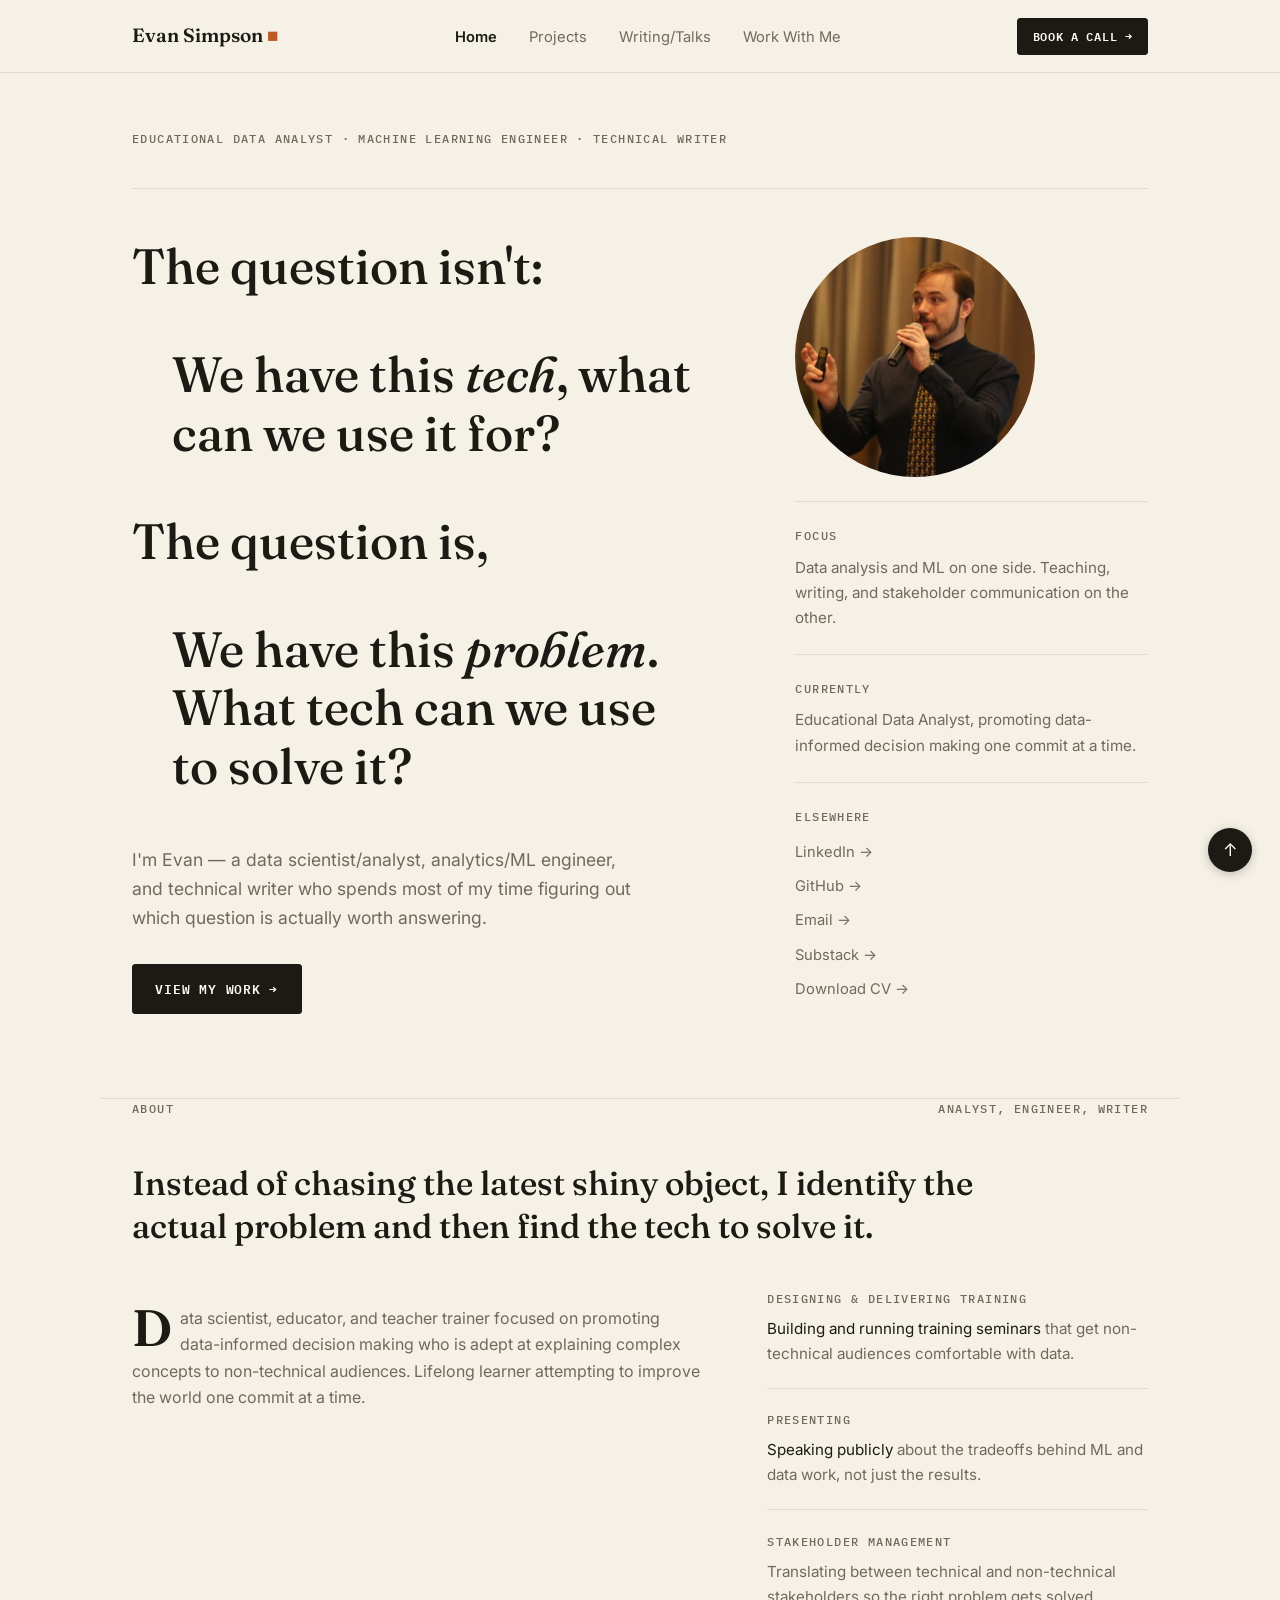
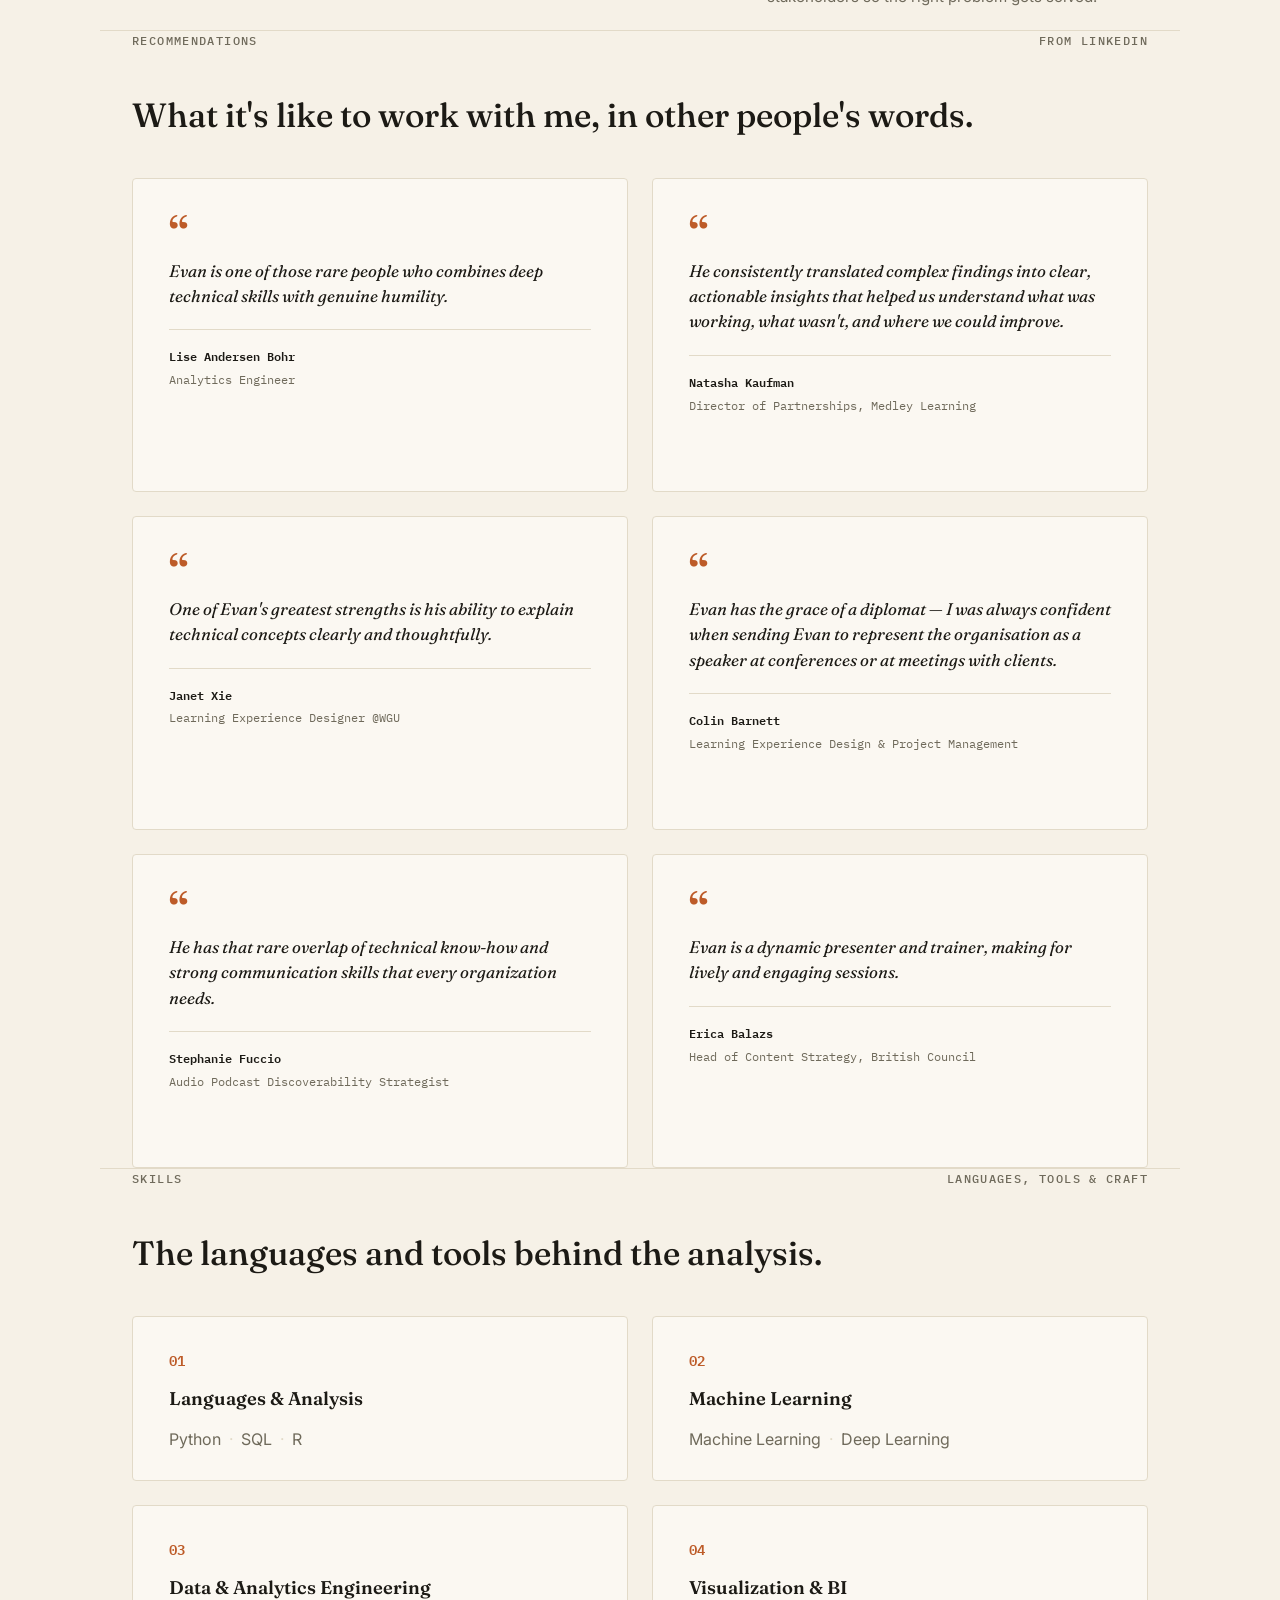
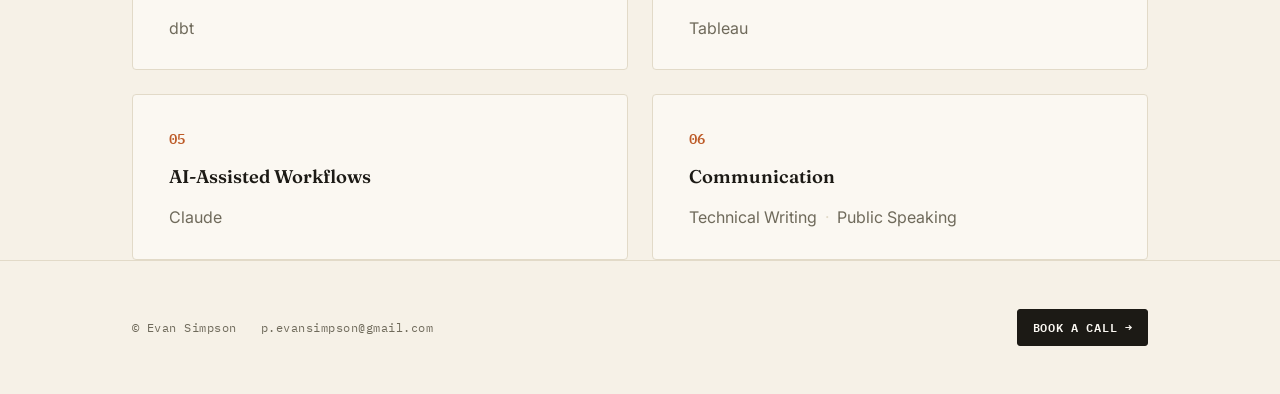
<file: index.html>
<!DOCTYPE html>
<html lang="en">

<head>
    <meta charset="UTF-8">
    <meta name="viewport" content="width=device-width, initial-scale=1.0">
    <meta http-equiv="X-UA-Compatible" content="ie=edge">
    <link rel="stylesheet" href="https://use.fontawesome.com/releases/v5.4.1/css/all.css"
        integrity="sha384-5sAR7xN1Nv6T6+dT2mhtzEpVJvfS3NScPQTrOxhwjIuvcA67KV2R5Jz6kr4abQsz" crossorigin="anonymous">
    <link rel="stylesheet" href="style.css">
    <title>Evan Simpson's Portfolio</title>
    <!-- Google tag (gtag.js) -->
    <script async src="https://www.googletagmanager.com/gtag/js?id=G-YDTLGT5H44"></script>
    <script>
        window.dataLayer = window.dataLayer || [];
        function gtag() { dataLayer.push(arguments); }
        gtag('js', new Date());
        gtag('config', 'G-YDTLGT5H44');
    </script>
</head>

<body>

    <nav class="site-nav" id="top">
        <div class="container">
            <span class="brand">Evan Simpson <span class="dot">&#9632;</span></span>
            <ul>
                <li><a href="index.html#top" class="active" aria-current="page">Home</a></li>
                <li><a href="projects.html">Projects</a></li>
                <li><a href="writing.html">Writing/Talks</a></li>
                <li><a href="work-with-me.html">Work With Me</a></li>
            </ul>
            <div class="nav-actions">
                <a href="https://calendar.app.google/dnzTmX29tyfsdHUd6" class="btn btn-sm nav-cta">Book a call
                    &rarr;</a>
                <details class="nav-toggle">
                    <summary>Menu</summary>
                    <ul>
                        <li><a href="index.html#top" class="active" aria-current="page">Home</a></li>
                        <li><a href="projects.html">Projects</a></li>
                        <li><a href="writing.html">Writing/Talks</a></li>
                        <li><a href="work-with-me.html">Work With Me</a></li>
                    </ul>
                </details>
            </div>
        </div>
    </nav>

    <header class="hero">
        <div class="container">
            <div class="hero-eyebrows">
                <span class="eyebrow">Educational Data Analyst &middot; Machine Learning Engineer &middot; Technical
                    Writer</span>
            </div>
            <div class="hero-grid">
                <div class="hero-main">
                    <h1>The question isn't: <blockquote>We have this <em>tech</em>, what can we use it for?</blockquote>
                        The question
                        is,<blockquote> We have this <em>problem</em>. What tech can we use to solve it?</blockquote>
                    </h1>
                    <p class="lede">I'm Evan — a data scientist/analyst, analytics/ML engineer, and technical writer who
                        spends most of
                        my time figuring out which question is actually worth answering.</p>
                    <a href="projects.html" class="btn">View my work &rarr;</a>
                </div>
                <div class="hero-sidebar">
                    <div class="stat-block hero-photo-row">
                        <img src="images/evan_simpson.png" alt="Evan Simpson presenting at a conference"
                            class="hero-photo">
                    </div>
                    <div class="stat-block">
                        <span class="eyebrow">Focus</span>
                        <p>Data analysis and ML on one side. Teaching, writing, and stakeholder communication on the
                            other.</p>
                    </div>
                    <div class="stat-block">
                        <span class="eyebrow">Currently</span>
                        <p>Educational Data Analyst, promoting data-informed decision making one commit at a time.</p>
                    </div>
                    <div class="stat-block">
                        <span class="eyebrow">Elsewhere</span>
                        <ul class="link-list">
                            <li><a href="https://www.linkedin.com/in/evansimpson1/">LinkedIn &rarr;</a></li>
                            <li><a href="https://github.com/educatorsRlearners">GitHub &rarr;</a></li>
                            <li><a href="mailto:p.evansimpson@gmail.com">Email &rarr;</a></li>
                            <li><a
                                    href="https://notesfromafullstackdatascientist.substack.com/?utm_source=portfolio&utm_medium=referral&utm_campaign=evan_substack&utm_content=website">Substack
                                    &rarr;</a>
                            </li>
                            <li><a
                                    href="https://github.com/educatorsRlearners/portfolio.github.io/blob/master/evan_simpson_cv.pdf">Download
                                    CV &rarr;</a></li>
                        </ul>
                    </div>
                </div>
            </div>
        </div>
    </header>

    <main>

        <section id="about" class="container">
            <div class="section-header">
                <span class="eyebrow">About</span>
                <span class="eyebrow">Analyst, Engineer, Writer</span>
            </div>
            <h2>Instead of chasing the latest shiny object, I identify the actual problem and then find the tech to
                solve it.</h2>
            <div class="about-grid">
                <div class="copy">
                    <p>Data scientist, educator, and teacher trainer focused on promoting data-informed decision
                        making who is adept at explaining complex concepts to non-technical audiences. Lifelong
                        learner attempting to improve the world one commit at a time.</p>
                </div>
                <div class="capabilities">
                    <div class="cap">
                        <span class="eyebrow">Designing &amp; Delivering Training</span>
                        <p><a href="https://www.britishcouncil.cn/en/EAAST/clients">Building and running training
                                seminars</a> that get non-technical audiences comfortable with data.</p>
                    </div>
                    <div class="cap">
                        <span class="eyebrow">Presenting</span>
                        <p><a href="https://youtu.be/BpOrMErz988">Speaking publicly</a> about the tradeoffs behind ML
                            and data work, not just the results.</p>
                    </div>
                    <div class="cap">
                        <span class="eyebrow">Stakeholder Management</span>
                        <p>Translating between technical and non-technical stakeholders so the right problem gets
                            solved.</p>
                    </div>
                </div>
            </div>
        </section>

        <section id="recommendations" class="container">
            <div class="section-header">
                <span class="eyebrow">Recommendations</span>
                <span class="eyebrow">From LinkedIn</span>
            </div>
            <h2>What it's like to work with me, in other people's words.</h2>

            <div class="quote-grid">
                <blockquote class="quote-card">
                    <p>Evan is one of those rare people who combines deep technical skills with genuine
                        humility.</p>
                    <footer><span class="name">Lise Andersen Bohr</span><span class="role">Analytics Engineer</span>
                    </footer>
                </blockquote>
                <blockquote class="quote-card">
                    <p>He consistently translated complex findings into clear, actionable insights that
                        helped us understand what was working, what wasn't, and where we could improve.</p>
                    <footer><span class="name">Natasha Kaufman</span><span class="role">Director of Partnerships,
                            Medley Learning</span></footer>
                </blockquote>
                <blockquote class="quote-card">
                    <p>One of Evan's greatest strengths is his ability to explain technical concepts clearly
                        and thoughtfully.</p>
                    <footer><span class="name">Janet Xie</span><span class="role">Learning Experience Designer @WGU
                        </span></footer>
                </blockquote>
                <blockquote class="quote-card">
                    <p>Evan has the grace of a diplomat &mdash; I was always confident when sending Evan to
                        represent the organisation as a speaker at conferences or at meetings with clients.
                    </p>
                    <footer><span class="name">Colin Barnett</span><span class="role">Learning Experience Design
                            &amp; Project Management</span></footer>
                </blockquote>
                <blockquote class="quote-card">
                    <p>He has that rare overlap of technical know-how and strong communication skills that
                        every organization needs.</p>
                    <footer><span class="name">Stephanie Fuccio</span><span class="role">Audio Podcast
                            Discoverability Strategist</span></footer>
                </blockquote>
                <blockquote class="quote-card">
                    <p>Evan is a dynamic presenter and trainer, making for lively and engaging sessions.</p>
                    <footer><span class="name">Erica Balazs</span><span class="role">Head of Content Strategy,
                            British Council</span></footer>
                </blockquote>
            </div>
        </section>

        <section id="skills" class="container">
            <div class="section-header">
                <span class="eyebrow">Skills</span>
                <span class="eyebrow">Languages, Tools &amp; Craft</span>
            </div>
            <h2>The languages and tools behind the analysis.</h2>

            <div class="skill-grid">
                <div class="skill-card">
                    <span class="skill-card-idx">01</span>
                    <h3>Languages &amp; Analysis</h3>
                    <div class="skills-tags-row">
                        <span>Python</span>
                        <span>SQL</span>
                        <span>R</span>
                    </div>
                </div>
                <div class="skill-card">
                    <span class="skill-card-idx">02</span>
                    <h3>Machine Learning</h3>
                    <div class="skills-tags-row">
                        <span>Machine Learning</span>
                        <span>Deep Learning</span>
                    </div>
                </div>
                <div class="skill-card">
                    <span class="skill-card-idx">03</span>
                    <h3>Data &amp; Analytics Engineering</h3>
                    <div class="skills-tags-row">
                        <span>dbt</span>
                    </div>
                </div>
                <div class="skill-card">
                    <span class="skill-card-idx">04</span>
                    <h3>Visualization &amp; BI</h3>
                    <div class="skills-tags-row">
                        <span>Tableau</span>
                    </div>
                </div>
                <div class="skill-card">
                    <span class="skill-card-idx">05</span>
                    <h3>AI-Assisted Workflows</h3>
                    <div class="skills-tags-row">
                        <span>Claude</span>
                    </div>
                </div>
                <div class="skill-card">
                    <span class="skill-card-idx">06</span>
                    <h3>Communication</h3>
                    <div class="skills-tags-row">
                        <span>Technical Writing</span>
                        <span>Public Speaking</span>
                    </div>
                </div>
            </div>
        </section>

    </main>

    <footer>
        <div class="container">
            <div class="footer-meta">
                <span>&copy; Evan Simpson</span>
                <a href="mailto:p.evansimpson@gmail.com">p.evansimpson@gmail.com</a>
            </div>
            <a href="https://calendar.app.google/dnzTmX29tyfsdHUd6" class="btn btn-sm">Book a call &rarr;</a>
        </div>
    </footer>

    <a href="#top" class="back-to-top" aria-label="Back to top">&uarr;</a>

</body>

</html>
</file>
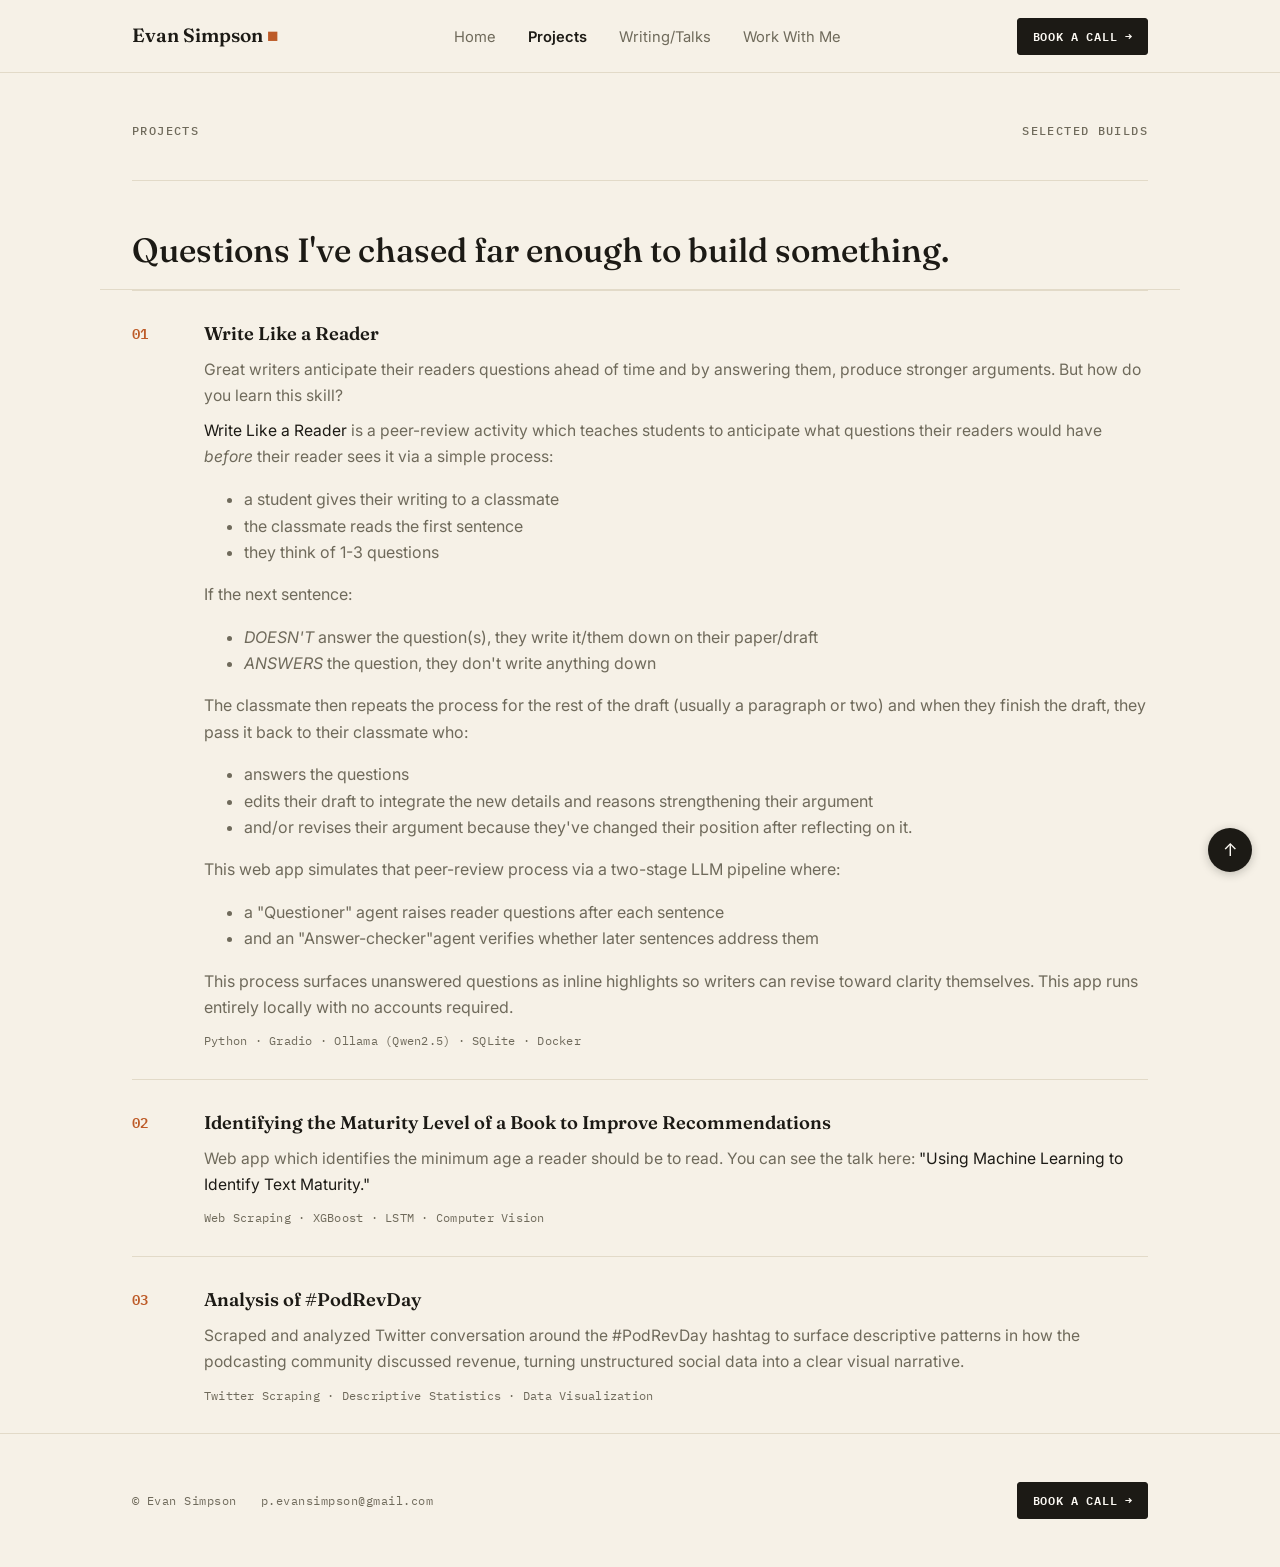
<file: projects.html>
<!DOCTYPE html>
<html lang="en">

<head>
    <meta charset="UTF-8">
    <meta name="viewport" content="width=device-width, initial-scale=1.0">
    <meta http-equiv="X-UA-Compatible" content="ie=edge">
    <link rel="stylesheet" href="https://use.fontawesome.com/releases/v5.4.1/css/all.css"
        integrity="sha384-5sAR7xN1Nv6T6+dT2mhtzEpVJvfS3NScPQTrOxhwjIuvcA67KV2R5Jz6kr4abQsz" crossorigin="anonymous">
    <link rel="stylesheet" href="style.css">
    <title>Projects &middot; Evan Simpson</title>
    <!-- Google tag (gtag.js) -->
    <script async src="https://www.googletagmanager.com/gtag/js?id=G-YDTLGT5H44"></script>
    <script>
        window.dataLayer = window.dataLayer || [];
        function gtag() { dataLayer.push(arguments); }
        gtag('js', new Date());
        gtag('config', 'G-YDTLGT5H44');
    </script>
</head>

<body>

    <nav class="site-nav" id="top">
        <div class="container">
            <span class="brand">Evan Simpson <span class="dot">&#9632;</span></span>
            <ul>
                <li><a href="index.html#top">Home</a></li>
                <li><a href="projects.html" class="active" aria-current="page">Projects</a></li>
                <li><a href="writing.html">Writing/Talks</a></li>
                <li><a href="work-with-me.html">Work With Me</a></li>
            </ul>
            <div class="nav-actions">
                <a href="https://calendar.app.google/dnzTmX29tyfsdHUd6" class="btn btn-sm nav-cta">Book a call &rarr;</a>
                <details class="nav-toggle">
                    <summary>Menu</summary>
                    <ul>
                        <li><a href="index.html#top">Home</a></li>
                        <li><a href="projects.html" class="active" aria-current="page">Projects</a></li>
                        <li><a href="writing.html">Writing/Talks</a></li>
                        <li><a href="work-with-me.html">Work With Me</a></li>
                    </ul>
                </details>
            </div>
        </div>
    </nav>

    <header class="page-title">
        <div class="container">
            <div class="hero-eyebrows">
                <span class="eyebrow">Projects</span>
                <span class="eyebrow">Selected Builds</span>
            </div>
            <h1>Questions I've chased far enough to build something.</h1>
        </div>
    </header>

    <main>

        <section id="projects" class="container">
            <div class="index-row">
                <span class="idx">01</span>
                <div>
                    <h3><a href="https://github.com/educatorsRlearners/write-like-a-reader">Write Like a
                            Reader</a></h3>
                    <p> Great writers anticipate their readers questions ahead of time and by answering them,
                        produce stronger arguments. But how do you learn this skill?</p>
                    <p><a
                            href="https:://teachinglearninglearningteaching.wordpress.com/2015/01/26/learning-to-write-like-a-reader-teaching-students-how-to-edit-and-do-peer-review/">
                            Write Like a Reader</a>
                        is a peer-review activity which teaches students to anticipate what questions their readers
                        would have <i>before</i> their reader sees it via a simple process:
                    <ul>
                        <li>a student gives their writing to a classmate</li>
                        <li>the classmate reads the first sentence</li>
                        <li> they think of 1-3 questions</li>
                    </ul>
                    If the next sentence:
                    <ul>
                        <li><em>DOESN'T</em> answer the question(s), they write it/them down on their paper/draft</li>
                        <li><em>ANSWERS</em> the question, they don't write anything down</li>
                    </ul>
                    The classmate then repeats the process for the rest of the draft (usually a paragraph or two) and
                    when they finish the draft, they pass it back to their classmate who:

                    <ul>
                        <li>answers the questions</li>
                        <li>edits their draft to integrate the new details and reasons strengthening their argument</li>
                        <li> and/or revises their argument because they've changed their position after reflecting on
                            it.</li>
                    </ul>


                    This web app simulates that peer-review process via a two-stage LLM pipeline where:
                    <ul>
                        <li>a "Questioner" agent raises reader questions after each sentence</li>
                        <li>and an "Answer-checker"agent verifies whether later sentences address them</li>
                    </ul>

                    This process surfaces unanswered questions as inline highlights so writers can
                    revise toward clarity themselves. This app runs entirely locally with no accounts required.
                    </p>
                    <div class="tag-line">Python &middot; Gradio &middot; Ollama (Qwen2.5) &middot; SQLite &middot;
                        Docker</div>
                </div>
            </div>
            <div class="index-row">
                <span class="idx">02</span>
                <div>
                    <h3><a href="https://github.com/educatorsRlearners/book-maturity">Identifying the Maturity Level
                            of a Book to Improve Recommendations</a></h3>
                    <p>Web app which identifies the minimum age a reader should be to read. You can see the talk here:
                        <a href="https://youtu.be/BpOrMErz988">"Using Machine Learning to Identify Text Maturity."</a>
                    </p>
                    <div class="tag-line">Web Scraping &middot; XGBoost &middot; LSTM &middot; Computer Vision</div>
                </div>
            </div>
            <div class="index-row">
                <span class="idx">03</span>
                <div>
                    <h3><a href="https://github.com/educatorsRlearners/podrevday/blob/master/README.md">Analysis of
                            #PodRevDay</a></h3>
                    <p>Scraped and analyzed Twitter conversation around the #PodRevDay hashtag to surface
                        descriptive patterns in how the podcasting community discussed revenue, turning unstructured
                        social data into a clear visual narrative.</p>
                    <div class="tag-line">Twitter Scraping &middot; Descriptive Statistics &middot; Data
                        Visualization</div>
                </div>
            </div>
        </section>

    </main>

    <footer>
        <div class="container">
            <div class="footer-meta">
                <span>&copy; Evan Simpson</span>
                <a href="mailto:p.evansimpson@gmail.com">p.evansimpson@gmail.com</a>
            </div>
            <a href="https://calendar.app.google/dnzTmX29tyfsdHUd6" class="btn btn-sm">Book a call &rarr;</a>
        </div>
    </footer>

    <a href="#top" class="back-to-top" aria-label="Back to top">&uarr;</a>

</body>

</html>
</file>
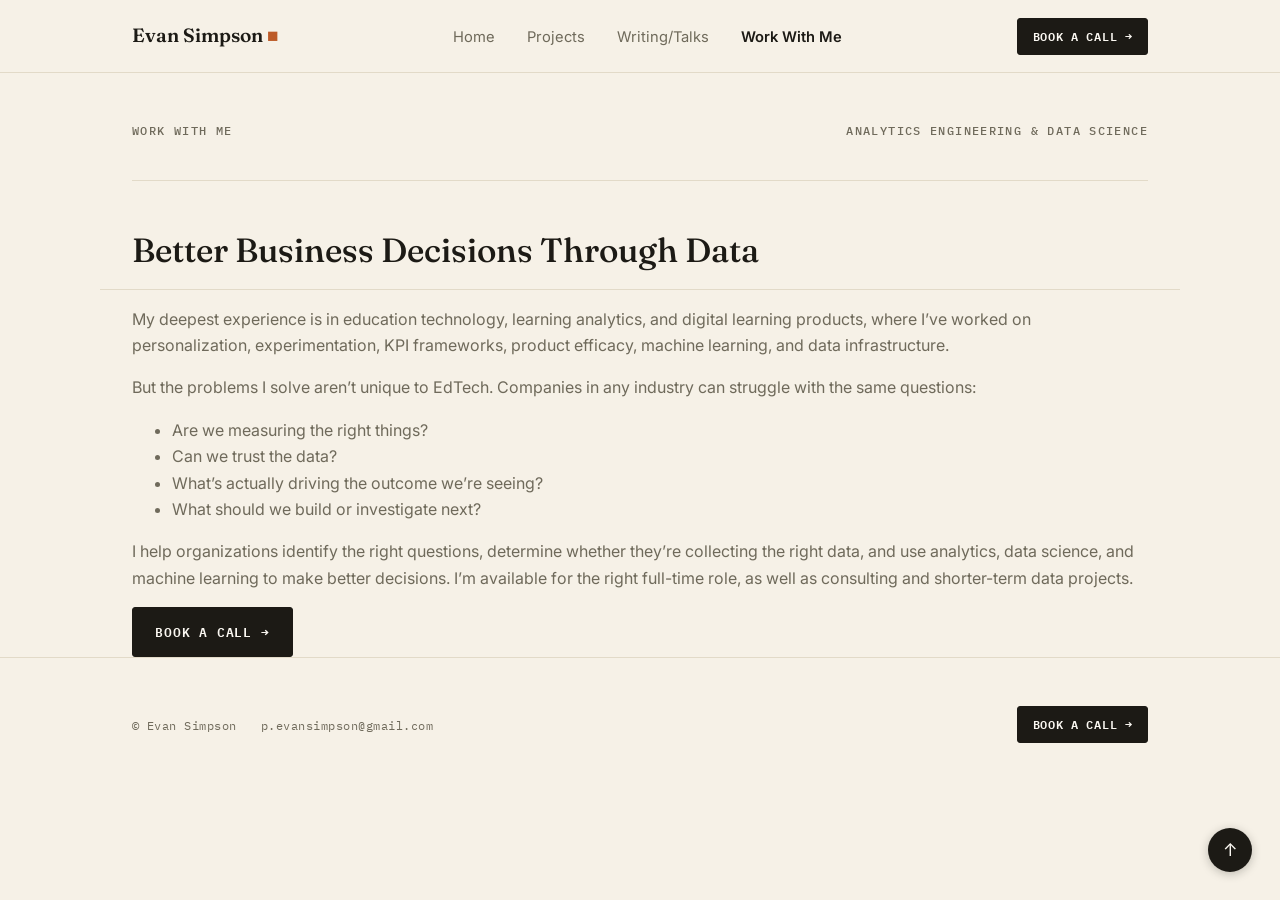
<file: work-with-me.html>
<!DOCTYPE html>
<html lang="en">

<head>
    <meta charset="UTF-8">
    <meta name="viewport" content="width=device-width, initial-scale=1.0">
    <meta http-equiv="X-UA-Compatible" content="ie=edge">
    <link rel="stylesheet" href="https://use.fontawesome.com/releases/v5.4.1/css/all.css"
        integrity="sha384-5sAR7xN1Nv6T6+dT2mhtzEpVJvfS3NScPQTrOxhwjIuvcA67KV2R5Jz6kr4abQsz" crossorigin="anonymous">
    <link rel="stylesheet" href="style.css">
    <title>Work With Me &middot; Evan Simpson</title>
    <!-- Google tag (gtag.js) -->
    <script async src="https://www.googletagmanager.com/gtag/js?id=G-YDTLGT5H44"></script>
    <script>
        window.dataLayer = window.dataLayer || [];
        function gtag() { dataLayer.push(arguments); }
        gtag('js', new Date());
        gtag('config', 'G-YDTLGT5H44');
    </script>
</head>

<body>

    <nav class="site-nav" id="top">
        <div class="container">
            <span class="brand">Evan Simpson <span class="dot">&#9632;</span></span>
            <ul>
                <li><a href="index.html#top">Home</a></li>
                <li><a href="projects.html">Projects</a></li>
                <li><a href="writing.html">Writing/Talks</a></li>
                <li><a href="work-with-me.html" class="active" aria-current="page">Work With Me</a></li>
            </ul>
            <div class="nav-actions">
                <a href="https://calendar.app.google/dnzTmX29tyfsdHUd6" class="btn btn-sm nav-cta">Book a call
                    &rarr;</a>
                <details class="nav-toggle">
                    <summary>Menu</summary>
                    <ul>
                        <li><a href="index.html#top">Home</a></li>
                        <li><a href="projects.html">Projects</a></li>
                        <li><a href="writing.html">Writing/Talks</a></li>
                        <li><a href="work-with-me.html" class="active" aria-current="page">Work With Me</a></li>
                    </ul>
                </details>
            </div>
        </div>
    </nav>

    <header class="page-title">
        <div class="container">
            <div class="hero-eyebrows">
                <span class="eyebrow">Work With Me</span>
                <span class="eyebrow">Analytics Engineering &amp; Data Science</span>
            </div>
            <h1>Better Business Decisions Through Data</h1>
        </div>
    </header>

    <main>

        <section id="work-with-me" class="container">
            <p>My deepest experience is in education technology, learning analytics, and digital learning
                products, where I&rsquo;ve worked on personalization, experimentation, KPI frameworks, product
                efficacy, machine learning, and data infrastructure.</p>

            <p>But the problems I solve aren&rsquo;t unique to EdTech. Companies in any industry can struggle
                with the same questions:</p>

            <ul>
                <li>Are we measuring the right things?</li>
                <li>Can we trust the data?</li>
                <li>What&rsquo;s actually driving the outcome we&rsquo;re seeing?</li>
                <li>What should we build or investigate next?</li>
            </ul>

            <p>I help organizations identify the right questions, determine whether they&rsquo;re collecting the
                right data, and use analytics, data science, and machine learning to make better decisions. I&rsquo;m
                available for the right full-time role, as well as consulting and shorter-term data projects.</p>

            <a href="https://calendar.app.google/dnzTmX29tyfsdHUd6" class="btn">Book a call &rarr;</a>
        </section>

    </main>

    <footer>
        <div class="container">
            <div class="footer-meta">
                <span>&copy; Evan Simpson</span>
                <a href="mailto:p.evansimpson@gmail.com">p.evansimpson@gmail.com</a>
            </div>
            <a href="https://calendar.app.google/dnzTmX29tyfsdHUd6" class="btn btn-sm">Book a call &rarr;</a>
        </div>
    </footer>

    <a href="#top" class="back-to-top" aria-label="Back to top">&uarr;</a>

</body>

</html>
</file>
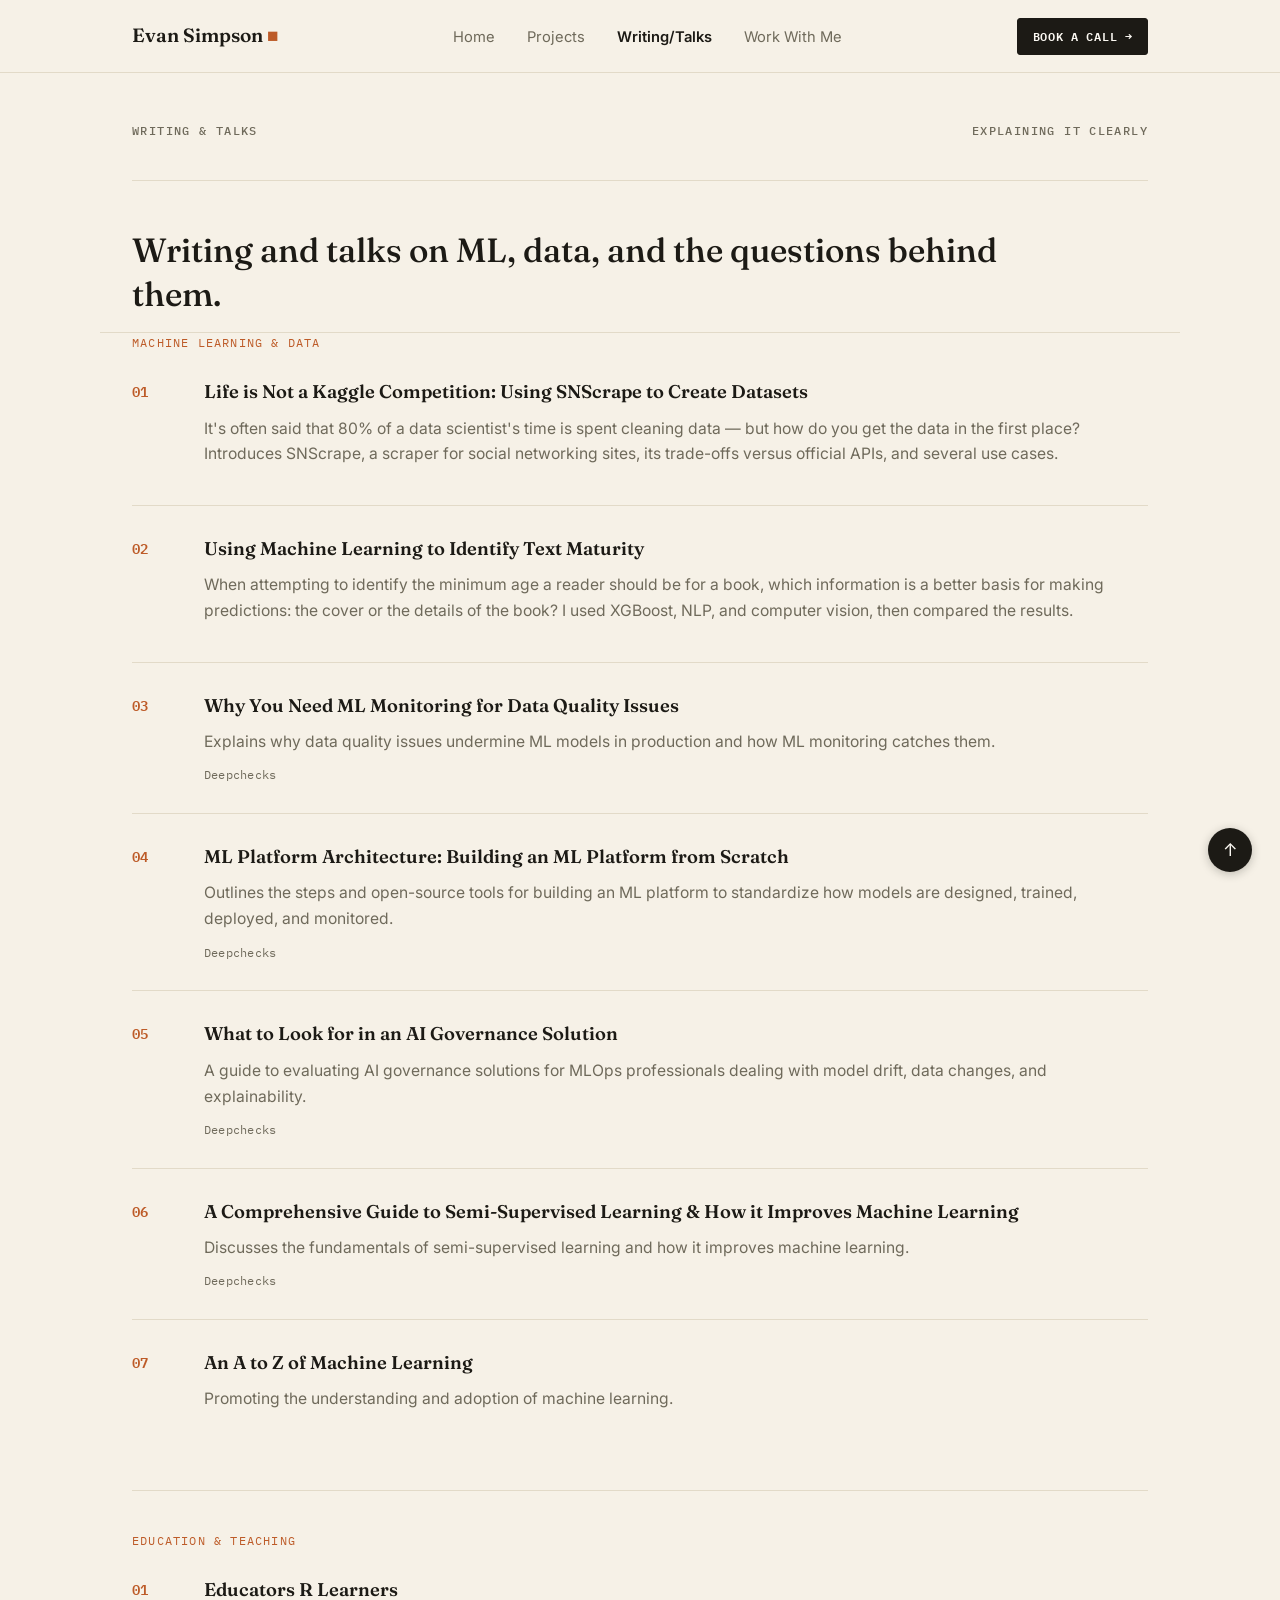
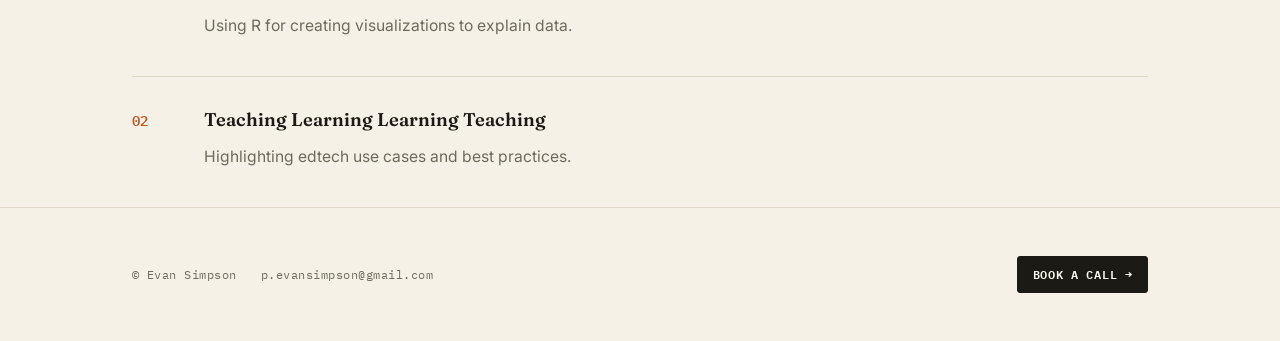
<file: writing.html>
<!DOCTYPE html>
<html lang="en">

<head>
    <meta charset="UTF-8">
    <meta name="viewport" content="width=device-width, initial-scale=1.0">
    <meta http-equiv="X-UA-Compatible" content="ie=edge">
    <link rel="stylesheet" href="https://use.fontawesome.com/releases/v5.4.1/css/all.css"
        integrity="sha384-5sAR7xN1Nv6T6+dT2mhtzEpVJvfS3NScPQTrOxhwjIuvcA67KV2R5Jz6kr4abQsz" crossorigin="anonymous">
    <link rel="stylesheet" href="style.css">
    <title>Writing &middot; Evan Simpson</title>
    <!-- Google tag (gtag.js) -->
    <script async src="https://www.googletagmanager.com/gtag/js?id=G-YDTLGT5H44"></script>
    <script>
        window.dataLayer = window.dataLayer || [];
        function gtag() { dataLayer.push(arguments); }
        gtag('js', new Date());
        gtag('config', 'G-YDTLGT5H44');
    </script>
</head>

<body>

    <nav class="site-nav" id="top">
        <div class="container">
            <span class="brand">Evan Simpson <span class="dot">&#9632;</span></span>
            <ul>
                <li><a href="index.html#top">Home</a></li>
                <li><a href="projects.html">Projects</a></li>
                <li><a href="writing.html" class="active" aria-current="page">Writing/Talks</a></li>
                <li><a href="work-with-me.html">Work With Me</a></li>
            </ul>
            <div class="nav-actions">
                <a href="https://calendar.app.google/dnzTmX29tyfsdHUd6" class="btn btn-sm nav-cta">Book a call &rarr;</a>
                <details class="nav-toggle">
                    <summary>Menu</summary>
                    <ul>
                        <li><a href="index.html#top">Home</a></li>
                        <li><a href="projects.html">Projects</a></li>
                        <li><a href="writing.html" class="active" aria-current="page">Writing/Talks</a></li>
                        <li><a href="work-with-me.html">Work With Me</a></li>
                    </ul>
                </details>
            </div>
        </div>
    </nav>

    <header class="page-title">
        <div class="container">
            <div class="hero-eyebrows">
                <span class="eyebrow">Writing &amp; Talks</span>
                <span class="eyebrow">Explaining It Clearly</span>
            </div>
            <h1>Writing and talks on ML, data, and the questions behind them.</h1>
        </div>
    </header>

    <main>

        <section id="writing" class="container">
            <p class="writing-subhead">Machine Learning &amp; Data</p>

            <div class="index-row">
                <span class="idx">01</span>
                <div>
                    <h3><a href="https://www.youtube.com/watch?v=-JlafCGCEaE">Life is Not a Kaggle Competition: Using
                            SNScrape to Create Datasets</a></h3>
                    <p>It's often said that 80% of a data scientist's time is spent cleaning data — but how do you
                        get the data in the first place? Introduces SNScrape, a scraper for social networking sites,
                        its trade-offs versus official APIs, and several use cases.</p>
                </div>
            </div>
            <div class="index-row">
                <span class="idx">02</span>
                <div>
                    <h3><a href="https://www.youtube.com/watch?v=BpOrMErz988">Using Machine Learning to Identify Text
                            Maturity</a></h3>
                    <p>When attempting to identify the minimum age a reader should be for a book, which information
                        is a better basis for making predictions: the cover or the details of the book? I used
                        XGBoost, NLP, and computer vision, then compared the results.</p>
                </div>
            </div>
            <div class="index-row">
                <span class="idx">03</span>
                <div>
                    <h3><a href="https://deepchecks.com/why-you-need-ml-monitoring-for-data-quality-issues/">Why You
                            Need ML Monitoring for Data Quality Issues</a></h3>
                    <p>Explains why data quality issues undermine ML models in production and how ML monitoring
                        catches them.</p>
                    <div class="tag-line">Deepchecks</div>
                </div>
            </div>
            <div class="index-row">
                <span class="idx">04</span>
                <div>
                    <h3><a href="https://deepchecks.com/ml-platform-architecture-building-an-ml-platform-from-scratch/">ML
                            Platform Architecture: Building an ML Platform from Scratch</a></h3>
                    <p>Outlines the steps and open-source tools for building an ML platform to standardize how models
                        are designed, trained, deployed, and monitored.</p>
                    <div class="tag-line">Deepchecks</div>
                </div>
            </div>
            <div class="index-row">
                <span class="idx">05</span>
                <div>
                    <h3><a href="https://deepchecks.com/what-to-look-for-in-an-ai-governance-solution/">What to Look
                            for in an AI Governance Solution</a></h3>
                    <p>A guide to evaluating AI governance solutions for MLOps professionals dealing with model
                        drift, data changes, and explainability.</p>
                    <div class="tag-line">Deepchecks</div>
                </div>
            </div>
            <div class="index-row">
                <span class="idx">06</span>
                <div>
                    <h3><a href="https://deepchecks.com/guide-to-semi-supervised-learning/">A Comprehensive Guide to
                            Semi-Supervised Learning &amp; How it Improves Machine Learning</a></h3>
                    <p>Discusses the fundamentals of semi-supervised learning and how it improves machine learning.
                    </p>
                    <div class="tag-line">Deepchecks</div>
                </div>
            </div>
            <div class="index-row">
                <span class="idx">07</span>
                <div>
                    <h3><a href="https://educatorsrlearners.github.io/an-a-z-of-machine-learning/">An A to Z of
                            Machine Learning</a></h3>
                    <p>Promoting the understanding and adoption of machine learning.</p>
                </div>
            </div>

            <p class="writing-subhead">Education &amp; Teaching</p>

            <div class="index-row">
                <span class="idx">01</span>
                <div>
                    <h3><a href="https://educators-r-learners.netlify.app/">Educators R Learners</a></h3>
                    <p>Using R for creating visualizations to explain data.</p>
                </div>
            </div>
            <div class="index-row">
                <span class="idx">02</span>
                <div>
                    <h3><a href="https://teachinglearninglearningteaching.wordpress.com/">Teaching Learning Learning
                            Teaching</a></h3>
                    <p>Highlighting edtech use cases and best practices.</p>
                </div>
            </div>
        </section>

    </main>

    <footer>
        <div class="container">
            <div class="footer-meta">
                <span>&copy; Evan Simpson</span>
                <a href="mailto:p.evansimpson@gmail.com">p.evansimpson@gmail.com</a>
            </div>
            <a href="https://calendar.app.google/dnzTmX29tyfsdHUd6" class="btn btn-sm">Book a call &rarr;</a>
        </div>
    </footer>

    <a href="#top" class="back-to-top" aria-label="Back to top">&uarr;</a>

</body>

</html>
</file>
<file: style.css>
/* global */
@import url('https://fonts.googleapis.com/css2?family=Fraunces:ital,opsz,wght@0,9..144,400;0,9..144,600;1,9..144,500;1,9..144,600&family=IBM+Plex+Mono:wght@500;600&family=Inter:wght@400;500;600;700&display=swap');

:root {
    --bg: #f6f1e7;
    --surface: #fbf8f2;
    --border: #e2dac8;
    --ink: #1c1a15;
    --muted: #6f6a5b;
    --accent: #bd5b28;
}

* {
    box-sizing: border-box;
}

html {
    scroll-behavior: smooth;
}

body {
    margin: 0;
    padding: 0;
    font-family: 'Inter', sans-serif;
    background-color: var(--bg);
    color: var(--muted);
    line-height: 1.65;
}

a {
    color: var(--ink);
    text-decoration: none;
}

.container {
    max-width: 1080px;
    margin: 0 auto;
    padding: 0 2rem;
}

/* eyebrow / mono label system */
.eyebrow {
    font-family: 'IBM Plex Mono', monospace;
    font-size: 0.72rem;
    font-weight: 500;
    letter-spacing: 0.12em;
    text-transform: uppercase;
    color: var(--muted);
    display: flex;
    align-items: baseline;
    gap: 0.5rem;
}

/* nav */
.site-nav {
    border-bottom: 1px solid var(--border);
    background: var(--bg);
}

.site-nav .container {
    display: flex;
    align-items: center;
    justify-content: space-between;
    height: 4.5rem;
}

.site-nav .brand {
    font-family: 'Fraunces', serif;
    font-size: 1.2rem;
    font-weight: 600;
    color: var(--ink);
}

.site-nav .brand .dot {
    color: var(--accent);
}

.site-nav ul {
    list-style: none;
    display: flex;
    gap: 2rem;
    margin: 0;
    padding: 0;
}

.site-nav ul a {
    font-size: 0.92rem;
    color: var(--muted);
    transition: color 0.15s;
}

.site-nav ul a:hover {
    color: var(--ink);
}

.site-nav ul a.active {
    color: var(--ink);
    font-weight: 600;
}

.nav-actions {
    display: flex;
    align-items: center;
    gap: 1.25rem;
}

/* mobile nav toggle (CSS-only, no JS) */
.nav-toggle {
    display: none;
}

/* hero */
.hero {
    padding: 3.5rem 0 4.5rem;
}

.hero-eyebrows {
    display: flex;
    justify-content: space-between;
    padding-bottom: 2.5rem;
    border-bottom: 1px solid var(--border);
    margin-bottom: 3rem;
}

.hero-grid {
    display: grid;
    grid-template-columns: 1.7fr 1fr;
    gap: 4rem;
}

.hero h1 {
    font-family: 'Fraunces', serif;
    font-weight: 500;
    font-size: 3.1rem;
    line-height: 1.18;
    color: var(--ink);
    margin: 0 0 1.5rem;
}

.hero h1 em {
    font-style: italic;
}

.hero h1 .accent {
    font-style: italic;
    color: var(--accent);
}

.hero .lede {
    font-size: 1.1rem;
    max-width: 46ch;
    margin: 0 0 2rem;
}

.btn {
    display: inline-flex;
    align-items: center;
    gap: 0.5rem;
    font-family: 'IBM Plex Mono', monospace;
    font-size: 0.8rem;
    letter-spacing: 0.06em;
    text-transform: uppercase;
    font-weight: 600;
    color: var(--surface);
    background: var(--ink);
    border: 1px solid var(--ink);
    padding: 0.85rem 1.4rem;
    border-radius: 3px;
    transition: background 0.15s, color 0.15s;
}

.btn:hover {
    background: var(--accent);
    border-color: var(--accent);
}

.btn-sm {
    padding: 0.5rem 0.9rem;
    font-size: 0.72rem;
}

/* hero sidebar */
.hero-sidebar {
    display: flex;
    flex-direction: column;
}

.hero-sidebar .stat-block {
    padding: 1.5rem 0;
    border-bottom: 1px solid var(--border);
}

.hero-sidebar .stat-block:first-child {
    padding-top: 0;
}

.hero-sidebar .stat-block:last-child {
    border-bottom: none;
}

.hero-photo-row {
    display: flex;
    align-items: center;
    gap: 1.25rem;
}

.hero-photo {
    width: 240px;
    height: 240px;
    border-radius: 50%;
    object-fit: cover;
    object-position: center 15%;
    flex-shrink: 0;
}

.hero-photo-row .name {
    font-family: 'Fraunces', serif;
    font-weight: 600;
    color: var(--ink);
    font-size: 1.05rem;
}

.stat-block p {
    margin: 0.6rem 0 0;
    font-size: 0.95rem;
}

.stat-block .link-list {
    list-style: none;
    margin: 0.75rem 0 0;
    padding: 0;
    display: flex;
    flex-direction: column;
    gap: 0.5rem;
}

.stat-block .link-list a {
    font-size: 0.92rem;
    color: var(--muted);
    transition: color 0.15s;
}

.stat-block .link-list a:hover {
    color: var(--accent);
}

/* sections */
section {
    padding: 4.5rem 0;
    border-top: 1px solid var(--border);
}

.section-header {
    display: flex;
    justify-content: space-between;
    align-items: baseline;
    margin-bottom: 2.75rem;
}

section h2,
.page-title h1 {
    font-family: 'Fraunces', serif;
    font-weight: 500;
    font-size: 2.1rem;
    line-height: 1.3;
    color: var(--ink);
    max-width: 42ch;
    margin: 0 0 2.5rem;
}

section h2 em {
    font-style: italic;
    color: var(--accent);
}

/* page-title (Projects / Writing page headers, reuses .hero-eyebrows) */
.page-title {
    padding: 3rem 0 1rem;
}

.page-title h1 {
    margin: 0;
}

/* about */
#about .about-grid {
    display: grid;
    grid-template-columns: 1.5fr 1fr;
    gap: 4rem;
}

#about .about-grid>.copy p:first-of-type::first-letter {
    font-family: 'Fraunces', serif;
    font-size: 3.2rem;
    font-weight: 600;
    color: var(--ink);
    float: left;
    line-height: 0.85;
    padding: 0.1rem 0.5rem 0 0;
}

#about .capabilities {
    display: flex;
    flex-direction: column;
}

#about .capabilities .cap {
    padding: 1.35rem 0;
    border-bottom: 1px solid var(--border);
}

#about .capabilities .cap:first-child {
    padding-top: 0;
}

#about .capabilities .cap:last-child {
    border-bottom: none;
}

#about .capabilities .eyebrow {
    margin-bottom: 0.5rem;
}

#about .capabilities p {
    margin: 0;
    font-size: 0.95rem;
}

/* index rows (skills, projects, writing) */
.index-row {
    display: grid;
    grid-template-columns: 3rem 1fr;
    gap: 1.5rem;
    padding: 1.75rem 0;
    border-top: 1px solid var(--border);
}

.index-row .idx {
    font-family: 'IBM Plex Mono', monospace;
    font-size: 0.85rem;
    color: var(--accent);
    font-weight: 600;
    padding-top: 0.2rem;
}

.index-row h3 {
    font-family: 'Fraunces', serif;
    font-weight: 600;
    font-size: 1.15rem;
    color: var(--ink);
    margin: 0 0 0.5rem;
}

.index-row h3 a {
    color: var(--ink);
}

.index-row h3 a:hover {
    color: var(--accent);
}

.index-row p {
    margin: 0 0 0.6rem;
    font-size: 0.98rem;
}

.tag-line {
    font-family: 'IBM Plex Mono', monospace;
    font-size: 0.78rem;
    color: var(--muted);
    letter-spacing: 0.02em;
}

.tag-line .impact {
    color: var(--accent);
    text-transform: uppercase;
    letter-spacing: 0.08em;
    font-weight: 600;
    margin-right: 0.5rem;
}

.skills-tags-row {
    display: flex;
    flex-wrap: wrap;
    gap: 0.4rem 0;
}

.skills-tags-row span:not(:last-child)::after {
    content: "\00b7";
    margin: 0 0.5rem;
    color: var(--border);
}

.skills-tags-row a {
    color: var(--muted);
}

.skills-tags-row a:hover {
    color: var(--accent);
}

/* recommendations */
.quote-grid {
    display: grid;
    grid-template-columns: 1fr 1fr;
    gap: 1.5rem;
}

.quote-card {
    margin: 0;
    padding: 2rem 2.25rem 1.75rem;
    background: var(--surface);
    border: 1px solid var(--border);
    border-radius: 4px;
}

.quote-card::before {
    content: "\201C";
    display: block;
    font-family: 'Fraunces', serif;
    font-weight: 600;
    font-size: 2.75rem;
    line-height: 1;
    color: var(--accent);
    margin-bottom: 0.25rem;
}

.quote-card p {
    font-family: 'Fraunces', serif;
    font-style: italic;
    font-size: 1.05rem;
    color: var(--ink);
    line-height: 1.5;
    margin: 0 0 1.25rem;
}

.quote-card footer {
    font-family: 'IBM Plex Mono', monospace;
    font-size: 0.78rem;
    color: var(--muted);
    display: flex;
    flex-direction: column;
    gap: 0.15rem;
    padding-top: 1rem;
    border-top: 1px solid var(--border);
}

.quote-card .name {
    color: var(--ink);
    font-weight: 600;
}

/* skills */
.skill-grid {
    display: grid;
    grid-template-columns: 1fr 1fr;
    gap: 1.5rem;
}

.skill-card {
    margin: 0;
    padding: 2rem 2.25rem 1.75rem;
    background: var(--surface);
    border: 1px solid var(--border);
    border-radius: 4px;
}

.skill-card-idx {
    display: block;
    font-family: 'IBM Plex Mono', monospace;
    font-size: 0.85rem;
    font-weight: 600;
    color: var(--accent);
    margin-bottom: 0.75rem;
}

.skill-card h3 {
    font-family: 'Fraunces', serif;
    font-weight: 600;
    font-size: 1.15rem;
    color: var(--ink);
    margin: 0 0 0.75rem;
}

.writing-subhead {
    font-family: 'IBM Plex Mono', monospace;
    font-size: 0.75rem;
    letter-spacing: 0.1em;
    text-transform: uppercase;
    color: var(--accent);
    margin: 2.5rem 0 0;
    padding-top: 2.5rem;
    border-top: 1px solid var(--border);
}

.writing-subhead:first-of-type {
    margin-top: 0;
    padding-top: 0;
    border-top: none;
}

.writing-subhead+.index-row {
    border-top: none;
    padding-top: 1.5rem;
}

/* footer */
footer {
    padding: 3rem 0;
    border-top: 1px solid var(--border);
}

footer .container {
    display: flex;
    justify-content: space-between;
    align-items: center;
    font-family: 'IBM Plex Mono', monospace;
    font-size: 0.78rem;
    letter-spacing: 0.04em;
    color: var(--muted);
}

.footer-meta {
    display: flex;
    align-items: center;
    gap: 1.5rem;
}

footer a {
    color: var(--muted);
}

footer a:hover {
    color: var(--accent);
}

/* back to top */
.back-to-top {
    display: flex;
    align-items: center;
    justify-content: center;
    position: fixed;
    right: 1.75rem;
    bottom: 1.75rem;
    width: 2.75rem;
    height: 2.75rem;
    border-radius: 50%;
    background: var(--ink);
    color: var(--surface);
    font-size: 1.1rem;
    line-height: 1;
    box-shadow: 0 2px 10px rgba(28, 26, 21, 0.25);
    transition: background 0.15s;
    z-index: 20;
}

.back-to-top:hover {
    background: var(--accent);
}

/* responsive */
@media(max-width: 860px) {

    .hero-grid,
    #about .about-grid {
        grid-template-columns: 1fr;
        gap: 2.5rem;
    }

    .quote-grid,
    .skill-grid {
        grid-template-columns: 1fr;
    }

    .quote-card::before {
        font-size: 2.2rem;
    }

    .hero h1 {
        font-size: 2.3rem;
    }

    .site-nav ul {
        display: none;
    }

    section h2,
    .page-title h1 {
        font-size: 1.7rem;
    }

    .section-header {
        flex-direction: column;
        align-items: flex-start;
        gap: 0.5rem;
    }

    .site-nav .container {
        position: relative;
    }

    .nav-toggle {
        display: block;
    }

    .nav-toggle summary {
        list-style: none;
        cursor: pointer;
        font-family: 'IBM Plex Mono', monospace;
        font-size: 0.8rem;
        letter-spacing: 0.06em;
        text-transform: uppercase;
        color: var(--ink);
    }

    .nav-toggle summary::-webkit-details-marker {
        display: none;
    }

    .nav-toggle summary::after {
        content: "\2261";
        margin-left: 0.5rem;
    }

    .nav-toggle[open] summary::after {
        content: "\2715";
    }

    .nav-toggle ul {
        list-style: none;
        display: flex;
        flex-direction: column;
        gap: 1.25rem;
        margin: 0;
        padding: 1.5rem 2rem;
        position: absolute;
        top: 4.5rem;
        left: 0;
        right: 0;
        background: var(--bg);
        border-bottom: 1px solid var(--border);
        z-index: 10;
    }

    .nav-toggle ul a {
        font-size: 0.92rem;
        color: var(--muted);
    }

    .nav-toggle ul a.active {
        color: var(--ink);
        font-weight: 600;
    }

    .nav-actions {
        gap: 0.75rem;
    }

    .nav-cta {
        padding: 0.4rem 0.7rem;
        font-size: 0.68rem;
    }
}

@media(max-width: 480px) {
    footer .container {
        flex-direction: column;
        align-items: flex-start;
        gap: 1rem;
    }

    .footer-meta {
        flex-direction: column;
        align-items: flex-start;
        gap: 0.4rem;
    }
}
</file>
